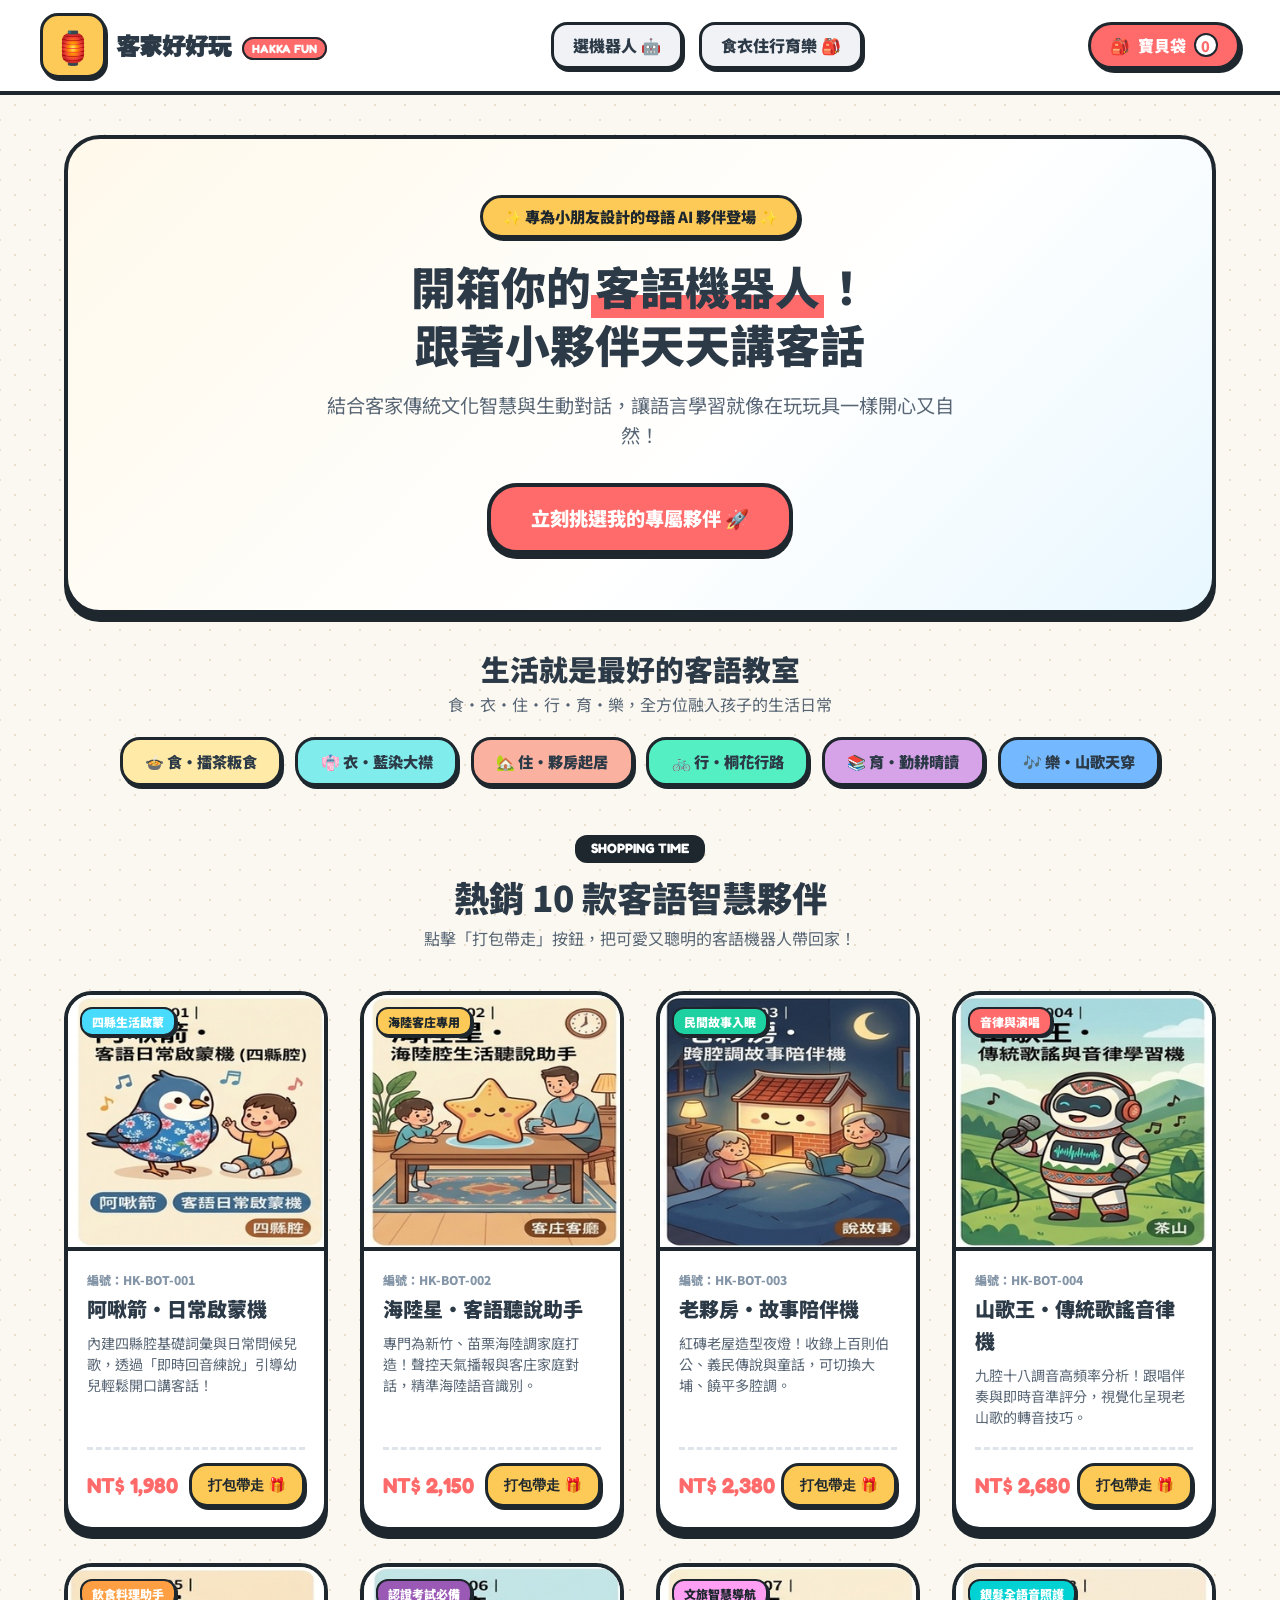
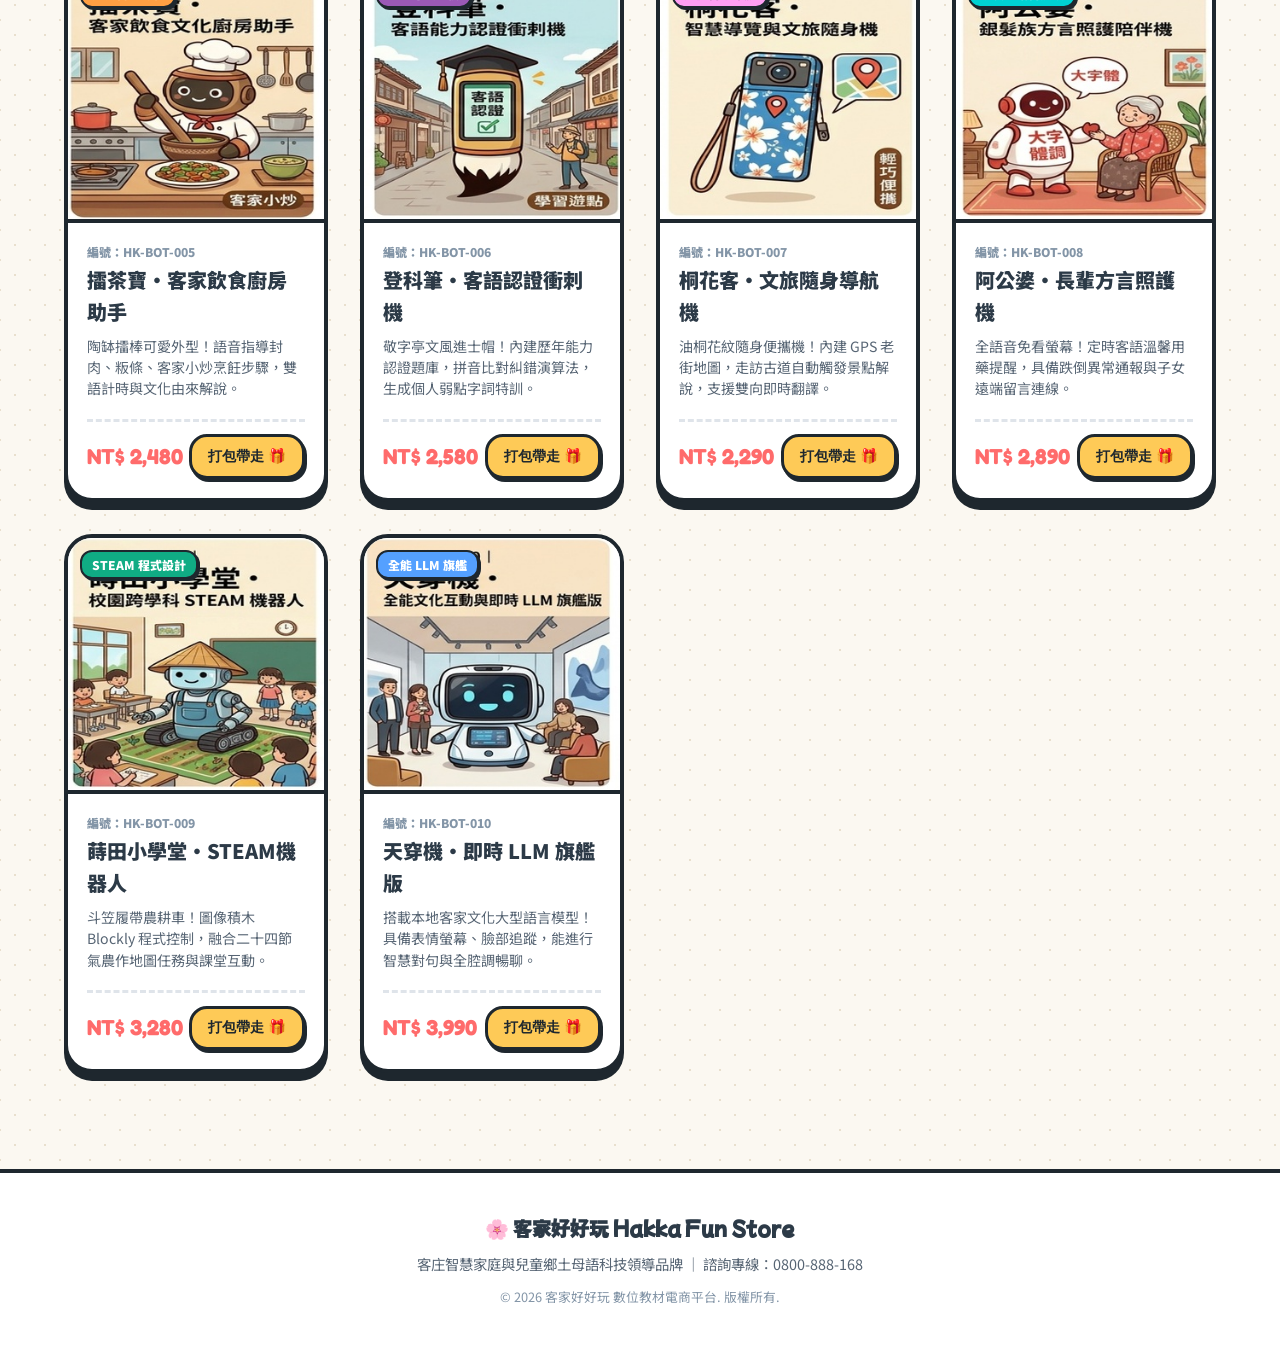
<file: 67/index.html>
<!DOCTYPE html>
<html lang="zh-TW">
<head>
  <meta charset="UTF-8">
  <meta name="viewport" content="width=device-width, initial-scale=1.0">
  <title>客家好好玩 Hakka Fun！｜兒童客語機器人樂園</title>
  <link rel="stylesheet" href="style.css">
  <link rel="preconnect" href="https://fonts.googleapis.com">
  <link rel="preconnect" href="https://fonts.gstatic.com" crossorigin>
  <link href="https://fonts.googleapis.com/css2?family=Fredoka:wght@600;800&family=Mochiy+Pop+One&family=Noto+Sans+TC:wght@500;700;900&display=swap" rel="stylesheet">
</head>
<body>

  <!-- 頂部浮動導覽列 -->
  <header class="top-nav">
    <div class="nav-wrapper">
      <div class="brand-logo">
        <span class="bubble-icon">🏮</span>
        <div class="brand-title">客家好好玩 <span>HAKKA FUN</span></div>
      </div>
      <nav class="nav-menu">
        <a href="#store-section" class="nav-item">選機器人 🤖</a>
        <a href="#six-skills" class="nav-item">食衣住行育樂 🎒</a>
      </nav>
      <div class="cart-pill" onclick="viewCart()">
        <span class="cart-emoji">🎒</span>
        <span class="cart-label">寶貝袋</span>
        <span class="cart-badge" id="cartCount">0</span>
      </div>
    </div>
  </header>

  <!-- 活力玩具風 Banner -->
  <section class="hero-block">
    <div class="hero-card">
      <div class="pill-tag">✨ 專為小朋友設計的母語 AI 夥伴登場 ✨</div>
      <h1>開箱你的<span>客語機器人</span>！<br>跟著小夥伴天天講客話</h1>
      <p>結合客家傳統文化智慧與生動對話，讓語言學習就像在玩玩具一樣開心又自然！</p>
      <div class="hero-action">
        <a href="#store-section" class="toy-btn toy-btn-primary">立刻挑選我的專屬夥伴 🚀</a>
      </div>
    </div>
  </section>

  <!-- 六大生活領域特色導覽條 -->
  <section id="six-skills" class="skills-strip">
    <div class="strip-header">
      <h2>生活就是最好的客語教室</h2>
      <p>食・衣・住・行・育・樂，全方位融入孩子的生活日常</p>
    </div>
    <div class="strip-pills">
      <span class="skill-chip c-food">🍲 食・擂茶粄食</span>
      <span class="skill-chip c-cloth">👘 衣・藍染大襟</span>
      <span class="skill-chip c-house">🏡 住・夥房起居</span>
      <span class="skill-chip c-travel">🚲 行・桐花行路</span>
      <span class="skill-chip c-edu">📚 育・勤耕晴讀</span>
      <span class="skill-chip c-play">🎶 樂・山歌天穿</span>
    </div>
  </section>

  <!-- 10 款商品卡片商城區 -->
  <main id="store-section" class="store-layout">
    <div class="store-headline">
      <div class="headline-pill">SHOPPING TIME</div>
      <h2>熱銷 10 款客語智慧夥伴</h2>
      <p>點擊「打包帶走」按鈕，把可愛又聰明的客語機器人帶回家！</p>
    </div>

    <div class="cards-grid">

      <!-- 01 阿啾箭 -->
      <article class="toy-card theme-sky">
        <div class="toy-card-tag">四縣生活啟蒙</div>
        <div class="toy-img-box">
          <img src="images/01.jpg" alt="HK-BOT-001 阿啾箭" loading="lazy">
        </div>
        <div class="toy-info">
          <span class="serial">編號：HK-BOT-001</span>
          <h3>阿啾箭・日常啟蒙機</h3>
          <p>內建四縣腔基礎詞彙與日常問候兒歌，透過「即時回音練說」引導幼兒輕鬆開口講客話！</p>
          <div class="toy-price-row">
            <span class="price-val">NT$ 1,980</span>
            <button class="buy-action-btn" onclick="addItem('阿啾箭啟蒙機')">打包帶走 🎁</button>
          </div>
        </div>
      </article>

      <!-- 02 海陸星 -->
      <article class="toy-card theme-amber">
        <div class="toy-card-tag">海陸客庄專用</div>
        <div class="toy-img-box">
          <img src="images/02.jpg" alt="HK-BOT-002 海陸星" loading="lazy">
        </div>
        <div class="toy-info">
          <span class="serial">編號：HK-BOT-002</span>
          <h3>海陸星・客語聽說助手</h3>
          <p>專門為新竹、苗栗海陸調家庭打造！聲控天氣播報與客庄家庭對話，精準海陸語音識別。</p>
          <div class="toy-price-row">
            <span class="price-val">NT$ 2,150</span>
            <button class="buy-action-btn" onclick="addItem('海陸星聽說助手')">打包帶走 🎁</button>
          </div>
        </div>
      </article>

      <!-- 03 老夥房 -->
      <article class="toy-card theme-mint">
        <div class="toy-card-tag">民間故事入眠</div>
        <div class="toy-img-box">
          <img src="images/03.jpg" alt="HK-BOT-003 老夥房" loading="lazy">
        </div>
        <div class="toy-info">
          <span class="serial">編號：HK-BOT-003</span>
          <h3>老夥房・故事陪伴機</h3>
          <p>紅磚老屋造型夜燈！收錄上百則伯公、義民傳說與童話，可切換大埔、饒平多腔調。</p>
          <div class="toy-price-row">
            <span class="price-val">NT$ 2,380</span>
            <button class="buy-action-btn" onclick="addItem('老夥房故事機')">打包帶走 🎁</button>
          </div>
        </div>
      </article>

      <!-- 04 山歌王 -->
      <article class="toy-card theme-coral">
        <div class="toy-card-tag">音律與演唱</div>
        <div class="toy-img-box">
          <img src="images/04.jpg" alt="HK-BOT-004 山歌王" loading="lazy">
        </div>
        <div class="toy-info">
          <span class="serial">編號：HK-BOT-004</span>
          <h3>山歌王・傳統歌謠音律機</h3>
          <p>九腔十八調音高頻率分析！跟唱伴奏與即時音準評分，視覺化呈現老山歌的轉音技巧。</p>
          <div class="toy-price-row">
            <span class="price-val">NT$ 2,680</span>
            <button class="buy-action-btn" onclick="addItem('山歌王音律機')">打包帶走 🎁</button>
          </div>
        </div>
      </article>

      <!-- 05 擂茶寶 -->
      <article class="toy-card theme-orange">
        <div class="toy-card-tag">飲食料理助手</div>
        <div class="toy-img-box">
          <img src="images/05.jpg" alt="HK-BOT-005 擂茶寶" loading="lazy">
        </div>
        <div class="toy-info">
          <span class="serial">編號：HK-BOT-005</span>
          <h3>擂茶寶・客家飲食廚房助手</h3>
          <p>陶缽擂棒可愛外型！語音指導封肉、粄條、客家小炒烹飪步驟，雙語計時與文化由來解說。</p>
          <div class="toy-price-row">
            <span class="price-val">NT$ 2,480</span>
            <button class="buy-action-btn" onclick="addItem('擂茶寶廚房助手')">打包帶走 🎁</button>
          </div>
        </div>
      </article>

      <!-- 06 登科筆 -->
      <article class="toy-card theme-violet">
        <div class="toy-card-tag">認證考試必備</div>
        <div class="toy-img-box">
          <img src="images/06.jpg" alt="HK-BOT-006 登科筆" loading="lazy">
        </div>
        <div class="toy-info">
          <span class="serial">編號：HK-BOT-006</span>
          <h3>登科筆・客語認證衝刺機</h3>
          <p>敬字亭文風進士帽！內建歷年能力認證題庫，拼音比對糾錯演算法，生成個人弱點字詞特訓。</p>
          <div class="toy-price-row">
            <span class="price-val">NT$ 2,580</span>
            <button class="buy-action-btn" onclick="addItem('登科筆認證機')">打包帶走 🎁</button>
          </div>
        </div>
      </article>

      <!-- 07 桐花客 -->
      <article class="toy-card theme-rose">
        <div class="toy-card-tag">文旅智慧導航</div>
        <div class="toy-img-box">
          <img src="images/07.jpg" alt="HK-BOT-007 桐花客" loading="lazy">
        </div>
        <div class="toy-info">
          <span class="serial">編號：HK-BOT-007</span>
          <h3>桐花客・文旅隨身導航機</h3>
          <p>油桐花紋隨身便攜機！內建 GPS 老街地圖，走訪古道自動觸發景點解說，支援雙向即時翻譯。</p>
          <div class="toy-price-row">
            <span class="price-val">NT$ 2,290</span>
            <button class="buy-action-btn" onclick="addItem('桐花客導航機')">打包帶走 🎁</button>
          </div>
        </div>
      </article>

      <!-- 08 阿公婆 -->
      <article class="toy-card theme-teal">
        <div class="toy-card-tag">銀髮全語音照護</div>
        <div class="toy-img-box">
          <img src="images/08.jpg" alt="HK-BOT-008 阿公婆" loading="lazy">
        </div>
        <div class="toy-info">
          <span class="serial">編號：HK-BOT-008</span>
          <h3>阿公婆・長輩方言照護機</h3>
          <p>全語音免看螢幕！定時客語溫馨用藥提醒，具備跌倒異常通報與子女遠端留言連線。</p>
          <div class="toy-price-row">
            <span class="price-val">NT$ 2,890</span>
            <button class="buy-action-btn" onclick="addItem('阿公婆照護機')">打包帶走 🎁</button>
          </div>
        </div>
      </article>

      <!-- 09 蒔田小學堂 -->
      <article class="toy-card theme-green">
        <div class="toy-card-tag">STEAM 程式設計</div>
        <div class="toy-img-box">
          <img src="images/09.jpg" alt="HK-BOT-009 蒔田小學堂" loading="lazy">
        </div>
        <div class="toy-info">
          <span class="serial">編號：HK-BOT-009</span>
          <h3>蒔田小學堂・STEAM機器人</h3>
          <p>斗笠履帶農耕車！圖像積木 Blockly 程式控制，融合二十四節氣農作地圖任務與課堂互動。</p>
          <div class="toy-price-row">
            <span class="price-val">NT$ 3,280</span>
            <button class="buy-action-btn" onclick="addItem('蒔田小學堂')">打包帶走 🎁</button>
          </div>
        </div>
      </article>

      <!-- 10 天穿機 -->
      <article class="toy-card theme-darkblue">
        <div class="toy-card-tag">全能 LLM 旗艦</div>
        <div class="toy-img-box">
          <img src="images/10.jpg" alt="HK-BOT-010 天穿機" loading="lazy">
        </div>
        <div class="toy-info">
          <span class="serial">編號：HK-BOT-010</span>
          <h3>天穿機・即時 LLM 旗艦版</h3>
          <p>搭載本地客家文化大型語言模型！具備表情螢幕、臉部追蹤，能進行智慧對句與全腔調暢聊。</p>
          <div class="toy-price-row">
            <span class="price-val">NT$ 3,990</span>
            <button class="buy-action-btn" onclick="addItem('天穿機旗艦版')">打包帶走 🎁</button>
          </div>
        </div>
      </article>

    </div>
  </main>

  <!-- 溫馨頁尾 -->
  <footer class="bottom-bar">
    <div class="footer-wrap">
      <div class="footer-logo">🌸 客家好好玩 Hakka Fun Store</div>
      <p>客庄智慧家庭與兒童鄉土母語科技領導品牌 ｜ 諮詢專線：0800-888-168</p>
      <small>© 2026 客家好好玩 數位教材電商平台. 版權所有.</small>
    </div>
  </footer>

  <script>
    let cartCounter = 0;
    function addItem(prodName) {
      cartCounter++;
      document.getElementById('cartCount').textContent = cartCounter;
      alert(`🎉 耶！成功把【${prodName}】放進寶貝袋囉！`);
    }
    function viewCart() {
      alert(`🎒 目前寶貝袋裡共有 ${cartCounter} 件客語機器人商品！`);
    }
  </script>
</body>
</html>
</file>
<file: 67/style.css>
/* ========================================================
   客家好好玩 - Chunky Toy Pop（童趣馬卡龍玩具風格）
   ======================================================== */

* {
  margin: 0;
  padding: 0;
  box-sizing: border-box;
}

:root {
  --bg-sand: #FBF8F1;
  --text-main: #2C3A47;
  --text-muted: #576574;
  --border-dark: #1E272E;
  
  /* 馬卡龍玩具活力色 */
  --c-yellow: #FECA57;
  --c-pink: #FF6B6B;
  --c-cyan: #48DBFB;
  --c-mint: #1DD1A1;
  --c-purple: #9B59B6;
  --c-orange: #FF9F43;
  --c-blue: #54A0FF;

  /* 3D 玩具感厚陰影 */
  --shadow-chunky: 0px 8px 0px var(--border-dark);
  --shadow-btn: 0px 5px 0px var(--border-dark);
  --shadow-btn-hover: 0px 2px 0px var(--border-dark);
}

body {
  font-family: 'Noto Sans TC', sans-serif;
  background-color: var(--bg-sand);
  background-image: 
    radial-gradient(#E8DFCD 1.5px, transparent 1.5px),
    radial-gradient(#E8DFCD 1.5px, var(--bg-sand) 1.5px);
  background-size: 30px 30px;
  background-position: 0 0, 15px 15px;
  color: var(--text-main);
  line-height: 1.6;
}

/* 頂部導覽列 */
.top-nav {
  position: sticky;
  top: 0;
  background: #FFF;
  border-bottom: 4px solid var(--border-dark);
  z-index: 1000;
  padding: 0.8rem 1.5rem;
}

.nav-wrapper {
  max-width: 1200px;
  margin: 0 auto;
  display: flex;
  justify-content: space-between;
  align-items: center;
}

.brand-logo {
  display: flex;
  align-items: center;
  gap: 0.6rem;
}

.bubble-icon {
  font-size: 2rem;
  background: var(--c-yellow);
  padding: 4px 10px;
  border-radius: 18px;
  border: 3px solid var(--border-dark);
  box-shadow: 2px 3px 0px var(--border-dark);
}

.brand-title {
  font-family: 'Mochiy Pop One', 'Noto Sans TC', cursive;
  font-size: 1.45rem;
  font-weight: 900;
  color: var(--text-main);
}

.brand-title span {
  font-family: 'Fredoka', cursive;
  font-size: 0.75rem;
  background: var(--c-pink);
  color: #FFF;
  padding: 2px 8px;
  border-radius: 12px;
  border: 2px solid var(--border-dark);
  margin-left: 6px;
  vertical-align: middle;
}

.nav-menu {
  display: flex;
  gap: 1rem;
}

.nav-item {
  text-decoration: none;
  font-weight: 900;
  color: var(--text-main);
  background: #F1F2F6;
  padding: 0.5rem 1.2rem;
  border-radius: 16px;
  border: 3px solid var(--border-dark);
  box-shadow: 2px 3px 0px var(--border-dark);
  transition: all 0.15s ease;
}

.nav-item:hover {
  background: var(--c-yellow);
  transform: translateY(-2px);
}

.cart-pill {
  display: flex;
  align-items: center;
  gap: 0.5rem;
  background: var(--c-pink);
  color: #FFF;
  padding: 0.5rem 1.2rem;
  border-radius: 24px;
  border: 3px solid var(--border-dark);
  box-shadow: 3px 4px 0px var(--border-dark);
  cursor: pointer;
  font-weight: 900;
  user-select: none;
  transition: transform 0.1s;
}

.cart-pill:active {
  transform: translate(2px, 2px);
  box-shadow: 1px 2px 0px var(--border-dark);
}

.cart-badge {
  background: #FFF;
  color: var(--c-pink);
  width: 24px;
  height: 24px;
  display: flex;
  align-items: center;
  justify-content: center;
  border-radius: 50%;
  border: 2px solid var(--border-dark);
  font-size: 0.9rem;
}

/* Banner 區域 */
.hero-block {
  max-width: 1200px;
  margin: 2.5rem auto 1.5rem;
  padding: 0 1.5rem;
}

.hero-card {
  background: #FFF;
  border: 4px solid var(--border-dark);
  border-radius: 36px;
  box-shadow: var(--shadow-chunky);
  padding: 3.5rem 2rem;
  text-align: center;
  background-image: linear-gradient(135deg, #FFF9EB 0%, #FFFFFF 60%, #E8F7FF 100%);
}

.pill-tag {
  display: inline-block;
  background: var(--c-yellow);
  color: var(--border-dark);
  font-weight: 900;
  padding: 0.4rem 1.2rem;
  border-radius: 30px;
  border: 3px solid var(--border-dark);
  box-shadow: 2px 3px 0px var(--border-dark);
  font-size: 0.95rem;
  margin-bottom: 1.2rem;
}

.hero-card h1 {
  font-size: 2.8rem;
  font-weight: 900;
  color: var(--text-main);
  line-height: 1.3;
  margin-bottom: 1rem;
}

.hero-card h1 span {
  background: linear-gradient(180deg, transparent 65%, var(--c-pink) 65%);
  padding: 0 4px;
}

.hero-card p {
  font-size: 1.2rem;
  color: var(--text-muted);
  max-width: 650px;
  margin: 0 auto 2rem;
}

.toy-btn {
  display: inline-block;
  text-decoration: none;
  font-size: 1.2rem;
  font-weight: 900;
  padding: 1rem 2.5rem;
  border-radius: 30px;
  border: 4px solid var(--border-dark);
  cursor: pointer;
  transition: all 0.15s ease;
}

.toy-btn-primary {
  background: var(--c-pink);
  color: #FFF;
  box-shadow: var(--shadow-btn);
}

.toy-btn-primary:hover {
  transform: translateY(3px);
  box-shadow: var(--shadow-btn-hover);
}

/* 六藝生活橫條 */
.skills-strip {
  max-width: 1200px;
  margin: 2rem auto;
  padding: 0 1.5rem;
  text-align: center;
}

.strip-header h2 {
  font-size: 1.8rem;
  font-weight: 900;
}

.strip-header p {
  color: var(--text-muted);
  margin-bottom: 1.2rem;
}

.strip-pills {
  display: flex;
  flex-wrap: wrap;
  justify-content: center;
  gap: 0.8rem;
}

.skill-chip {
  padding: 0.6rem 1.4rem;
  border-radius: 20px;
  border: 3px solid var(--border-dark);
  box-shadow: 2px 3px 0px var(--border-dark);
  font-weight: 900;
  font-size: 0.95rem;
}

.c-food   { background: #FFEAA7; }
.c-cloth  { background: #81ECEC; }
.c-house  { background: #FAB1A0; }
.c-travel { background: #55EFC4; }
.c-edu    { background: #D6A2E8; }
.c-play   { background: #74B9FF; }

/* 商品商城網格 */
.store-layout {
  max-width: 1200px;
  margin: 3rem auto 6rem;
  padding: 0 1.5rem;
}

.store-headline {
  text-align: center;
  margin-bottom: 2.5rem;
}

.headline-pill {
  display: inline-block;
  font-family: 'Fredoka', cursive;
  background: var(--border-dark);
  color: #FFF;
  padding: 0.2rem 1rem;
  border-radius: 12px;
  font-size: 0.85rem;
  font-weight: 700;
  margin-bottom: 0.4rem;
}

.store-headline h2 {
  font-size: 2.2rem;
  font-weight: 900;
}

.store-headline p {
  color: var(--text-muted);
}

.cards-grid {
  display: grid;
  grid-template-columns: repeat(auto-fill, minmax(260px, 1fr));
  gap: 2rem;
}

/* 卡片本體 */
.toy-card {
  background: #FFF;
  border: 4px solid var(--border-dark);
  border-radius: 28px;
  box-shadow: var(--shadow-chunky);
  overflow: hidden;
  display: flex;
  flex-direction: column;
  position: relative;
  transition: transform 0.2s ease, box-shadow 0.2s ease;
}

.toy-card:hover {
  transform: translateY(-6px);
  box-shadow: 0px 14px 0px var(--border-dark);
}

.toy-card-tag {
  position: absolute;
  top: 12px;
  left: 12px;
  background: #FFF;
  color: var(--border-dark);
  font-size: 0.75rem;
  font-weight: 900;
  padding: 3px 10px;
  border-radius: 12px;
  border: 2px solid var(--border-dark);
  box-shadow: 2px 2px 0px var(--border-dark);
  z-index: 10;
}

/* 正方形 300x300 圖片框架 */
.toy-img-box {
  width: 100%;
  aspect-ratio: 1 / 1;
  background: #F1F2F6;
  border-bottom: 4px solid var(--border-dark);
  overflow: hidden;
  display: flex;
  align-items: center;
  justify-content: center;
}

.toy-img-box img {
  width: 100%;
  height: 100%;
  object-fit: cover;
  transition: transform 0.3s cubic-bezier(0.175, 0.885, 0.32, 1.275);
}

.toy-card:hover .toy-img-box img {
  transform: scale(1.08);
}

/* 卡片資訊 */
.toy-info {
  padding: 1.2rem;
  display: flex;
  flex-direction: column;
  flex-grow: 1;
}

.serial {
  font-size: 0.75rem;
  font-weight: 900;
  color: #8395A7;
  margin-bottom: 0.2rem;
}

.toy-info h3 {
  font-size: 1.25rem;
  font-weight: 900;
  color: var(--text-main);
  margin-bottom: 0.5rem;
}

.toy-info p {
  font-size: 0.88rem;
  color: var(--text-muted);
  line-height: 1.5;
  margin-bottom: 1.2rem;
  flex-grow: 1;
}

.toy-price-row {
  display: flex;
  justify-content: space-between;
  align-items: center;
  border-top: 3px dashed #DFE4EA;
  padding-top: 0.8rem;
}

.price-val {
  font-family: 'Fredoka', sans-serif;
  font-size: 1.35rem;
  font-weight: 800;
  color: var(--c-pink);
}

.buy-action-btn {
  background: var(--c-yellow);
  color: var(--border-dark);
  font-weight: 900;
  font-size: 0.9rem;
  padding: 0.6rem 1rem;
  border-radius: 18px;
  border: 3px solid var(--border-dark);
  box-shadow: 2px 3px 0px var(--border-dark);
  cursor: pointer;
  transition: all 0.1s ease;
}

.buy-action-btn:hover {
  background: var(--c-orange);
  color: #FFF;
}

.buy-action-btn:active {
  transform: translate(2px, 2px);
  box-shadow: 0px 1px 0px var(--border-dark);
}

/* 各主題色卡片細微變化 */
.theme-sky .toy-card-tag { background: var(--c-cyan); color: #FFF; }
.theme-amber .toy-card-tag { background: var(--c-yellow); }
.theme-mint .toy-card-tag { background: var(--c-mint); color: #FFF; }
.theme-coral .toy-card-tag { background: var(--c-pink); color: #FFF; }
.theme-orange .toy-card-tag { background: var(--c-orange); color: #FFF; }
.theme-violet .toy-card-tag { background: var(--c-purple); color: #FFF; }
.theme-rose .toy-card-tag { background: #FF9FF3; }
.theme-teal .toy-card-tag { background: #00D2D3; color: #FFF; }
.theme-green .toy-card-tag { background: #10AC84; color: #FFF; }
.theme-darkblue .toy-card-tag { background: var(--c-blue); color: #FFF; }

/* 頁尾 */
.bottom-bar {
  background: #FFF;
  border-top: 4px solid var(--border-dark);
  padding: 2.5rem 1.5rem;
  text-align: center;
}

.footer-logo {
  font-family: 'Mochiy Pop One', cursive;
  font-size: 1.2rem;
  font-weight: 900;
  margin-bottom: 0.5rem;
}

.bottom-bar p {
  color: var(--text-muted);
  font-size: 0.9rem;
  margin-bottom: 0.5rem;
}

.bottom-bar small {
  color: #8395A7;
  font-size: 0.8rem;
}

/* 響應式優化 */
@media (max-width: 768px) {
  .hero-card h1 {
    font-size: 2rem;
  }
  .nav-menu {
    display: none;
  }
}
</file>
